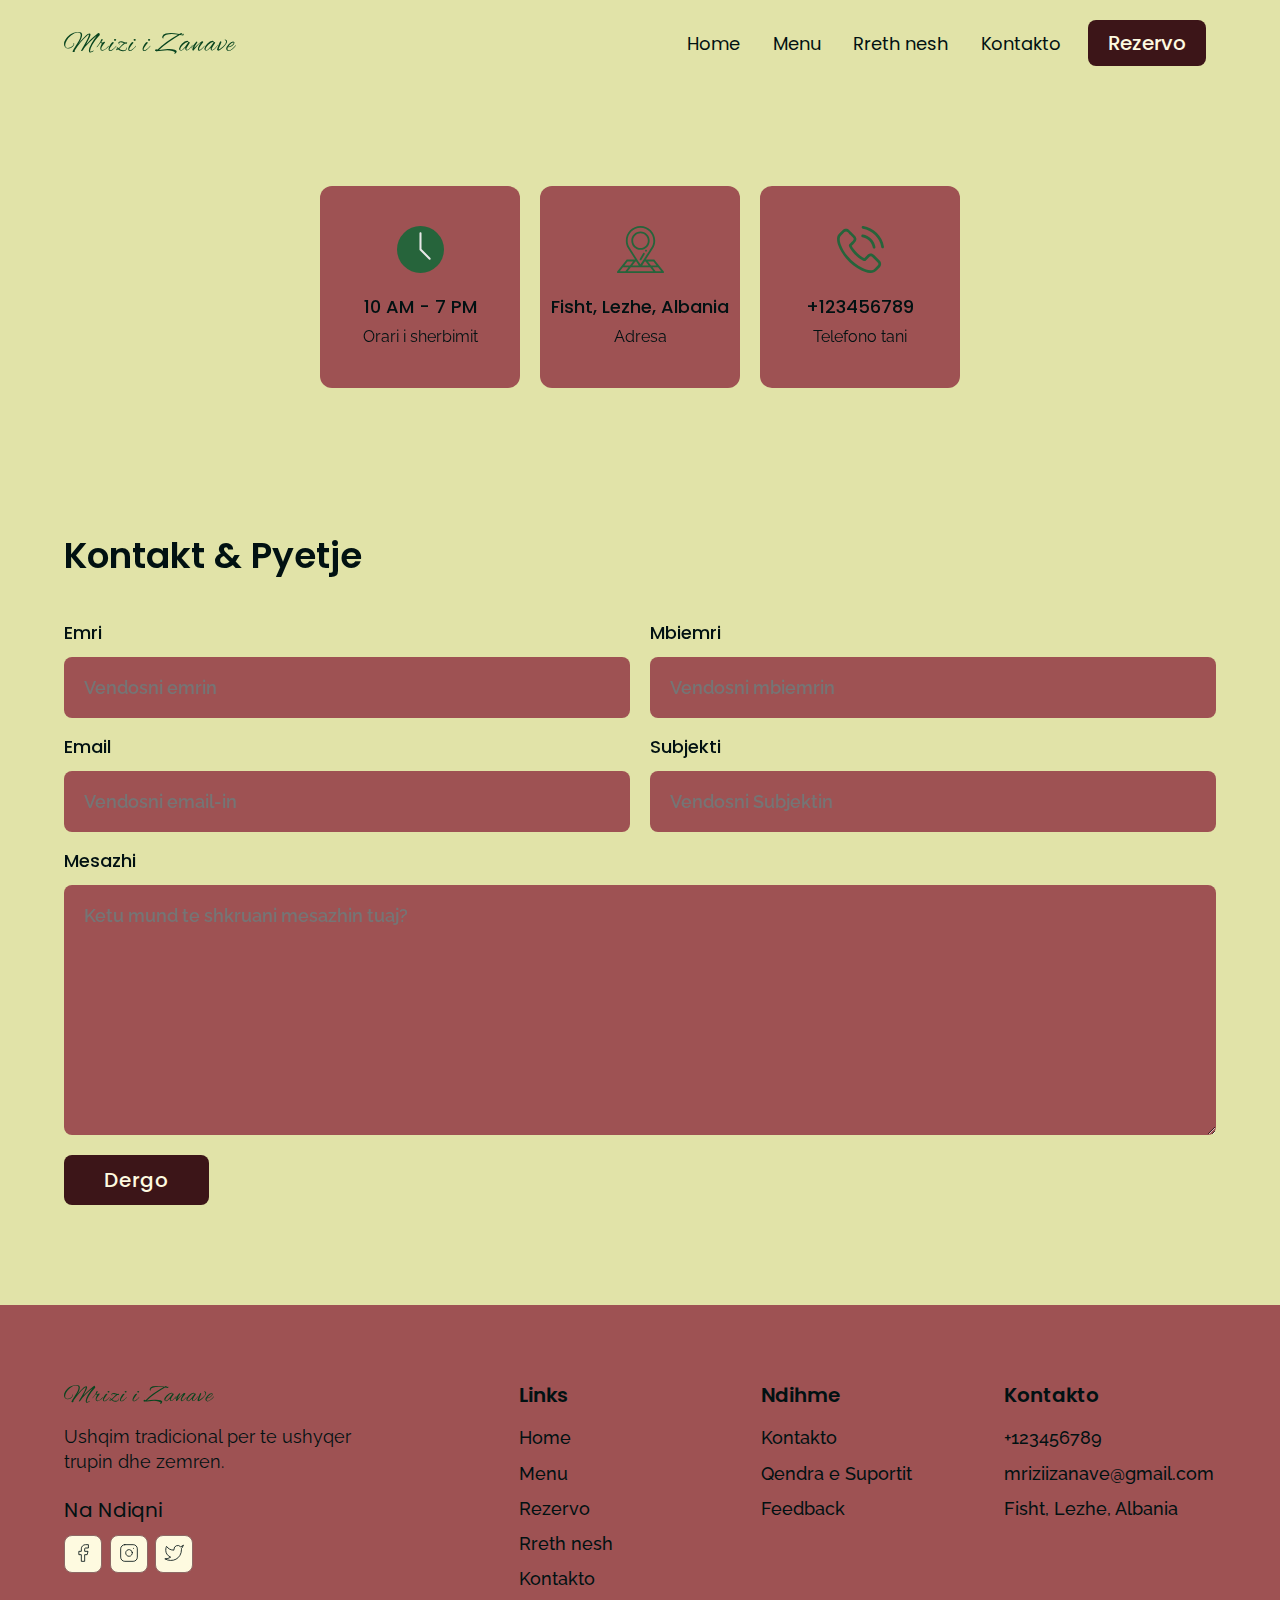
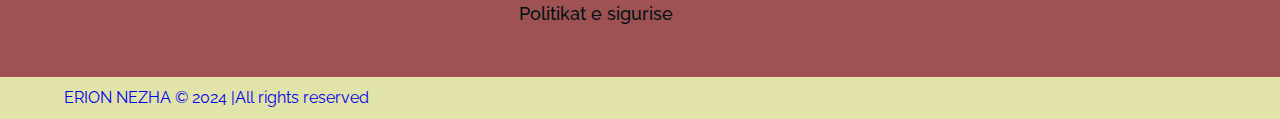
<file: html/kontakto.html>
<!DOCTYPE html>
<html lang="en">

<head>
  <meta charset="UTF-8">
  <meta http-equiv="X-UA-Compatible" content="IE=edge">
  <meta name="viewport" content="width=device-width, initial-scale=1.0">
  <link rel="shortcut icon" href="../images/favicon.ico" type="image/x-icon">
  <title>Kontakto | Mrizi i Zanave</title>
  <link rel="stylesheet" href="../css/reset.css">
  <link rel="stylesheet" href="../css/globalStyles.css">
  <link rel="stylesheet" href="../css/components.css">
  <!-- aos library css  -->
  <link rel="stylesheet" href="https://unpkg.com/aos@next/dist/aos.css" />

</head>

<body>
  <!-- navigimi -->
  <div class="nav">
    <div class="container">
      <div class="nav__wrapper">
        <a href="./index.html" class="logo">
          <img src="../images/logo.svg" alt="Mrizi i Zanave">
        </a>
        <nav>
          <div class="nav__icon">
            <svg xmlns="http://www.w3.org/2000/svg" width="24" height="24" viewBox="0 0 24 24" fill="none"
              stroke="currentColor" stroke-width="2" stroke-linecap="round" stroke-linejoin="round"
              class="feather feather-menu">
              <line x1="3" y1="12" x2="21" y2="12" />
              <line x1="3" y1="6" x2="21" y2="6" />
              <line x1="3" y1="18" x2="21" y2="18" />
            </svg>
          </div>
          <div class="nav__bgOverlay"></div>
          <ol class="nav__list">
            <div class="nav__close">
              <svg xmlns="http://www.w3.org/2000/svg" width="24" height="24" viewBox="0 0 24 24" fill="none"
                stroke="currentColor" stroke-width="2" stroke-linecap="round" stroke-linejoin="round"
                class="feather feather-x">
                <line x1="18" y1="6" x2="6" y2="18" />
                <line x1="6" y1="6" x2="18" y2="18" />
              </svg>
            </div>
            <div class="nav__list__wrapper">

              <li><a class="nav__link" href="./index.html">Home</a></li>
              <li><a class="nav__link" href="./menu.html">Menu</a></li>
              <li><a class="nav__link" href="./rrethnesh.html">Rreth nesh</a></li>
              <li><a class="nav__link" href="./Kontakto.html">Kontakto</a></li>
              <li><a href="./rezervo.html" class="btn primary-btn">Rezervo</a></li>
            </div>
          </ol>
        </nav>
      </div>
    </div>
  </div>
  <!-- fundi i navigimit -->
  <!-- info rreth restornatit -->
  <section id="informacion" data-aos="fade-up">
    <div class="container">
      <div class="informacion__wrapper">
        <div class="informacion__item">
          <div class="informacion__icon">
            <img src="../images/wall-clock-icon.svg" alt="clock icon">
          </div>
          <h3 class="informacion__title">
            10 AM - 7 PM
          </h3>
          <p class="informacion__text">
            Orari i sherbimit
          </p>
        </div>
        <div class="informacion__item">
          <div class="informacion__icon">
            <img src="../images/address-icon.svg" alt="clock icon">
          </div>
          <h3 class="informacion__title">
            Fisht, Lezhe, Albania
          </h3>
          <p class="informacion__text">
            Adresa
          </p>
        </div>
        <div class="informacion__item">
          <div class="informacion__icon">
            <img src="../images/phone-icon.svg" alt="clock icon">
          </div>
          <h3 class="informacion__title">
            +123456789
          </h3>
          <p class="informacion__text">
            Telefono tani
          </p>
        </div>
      </div>
    </div>
  </section>
  <!-- fundi i info per restorantin -->
  <!-- formular kontakti -->
  <section id="form" data-aos="fade-down">
    <div class="container">
      <h3 class="form__title">
        Kontakt & Pyetje
      </h3>
      <div class="form__wrapper">
        <form name="contact" method="POST" netlify>
          <div class="form__group">
            <label for="firstName">Emri</label>
            <input type="text" id="firstName" name="First Name" required placeholder="Vendosni emrin">
          </div>
          <div class="form__group">
            <label for="lastName">Mbiemri</label>
            <input type="text" id="lastName" name="Last Name" required  placeholder="Vendosni mbiemrin">
          </div>
          <div class="form__group">
            <label for="email">Email</label>
            <input type="email" id="email" name="Email" required placeholder="Vendosni email-in">
          </div>
          <div class="form__group">
            <label for="subject">Subjekti</label>
            <input type="text" id="subject" name="Subject" required placeholder="Vendosni Subjektin" >
          </div>
          <div class="form__group form__group__full">
            <label for="message">Mesazhi</label>
            <textarea name="Message" id="message" cols="30" rows="10" required placeholder="Ketu mund te shkruani mesazhin tuaj?"></textarea>
          </div>
          <button type="submit" class="btn primary-btn">Dergo</button>
        </form>
      </div>
    </div>
  </section>
  <!-- fundi it formualrit te kontaktit-->
  <!-- Footer -->
  <footer>
    <div class="container">
      <div class="footer__wrapper">
        <div class="footer__col1">
          <div class="footer__logo">
            <img src="../images/logo.svg" alt="Mrizi i Zanave">
          </div>
          <p class="footer__desc">
            Ushqim tradicional per te ushyqer trupin dhe zemren.
          </p>
          <div class="footer__socials">
            <h4 class="footer__socials__title">Na Ndiqni</h4>
            <ol class="footer__socials__list">
              <li>
                <a href="#">
                  <svg xmlns="http://www.w3.org/2000/svg" width="24" height="24" viewBox="0 0 24 24" fill="none"
                    stroke="currentColor" stroke-width="1" stroke-linecap="round" stroke-linejoin="round"
                    class="feather feather-facebook">
                    <path d="M18 2h-3a5 5 0 0 0-5 5v3H7v4h3v8h4v-8h3l1-4h-4V7a1 1 0 0 1 1-1h3z" />
                  </svg>
                </a>
              </li>
              <li>
                <a href="#">
                  <svg xmlns="http://www.w3.org/2000/svg" width="24" height="24" viewBox="0 0 24 24" fill="none"
                    stroke="currentColor" stroke-width="1" stroke-linecap="round" stroke-linejoin="round"
                    class="feather feather-instagram">
                    <rect x="2" y="2" width="20" height="20" rx="5" ry="5" />
                    <path d="M16 11.37A4 4 0 1 1 12.63 8 4 4 0 0 1 16 11.37z" />
                    <line x1="17.5" y1="6.5" x2="17.51" y2="6.5" />
                  </svg>
                </a>
              </li>
              <li>
                <a href="#">
                  <svg xmlns="http://www.w3.org/2000/svg" width="24" height="24" viewBox="0 0 24 24" fill="none"
                    stroke="currentColor" stroke-width="1" stroke-linecap="round" stroke-linejoin="round"
                    class="feather feather-twitter">
                    <path
                      d="M23 3a10.9 10.9 0 0 1-3.14 1.53 4.48 4.48 0 0 0-7.86 3v1A10.66 10.66 0 0 1 3 4s-4 9 5 13a11.64 11.64 0 0 1-7 2c9 5 20 0 20-11.5a4.5 4.5 0 0 0-.08-.83A7.72 7.72 0 0 0 23 3z" />
                  </svg>
                </a>
              </li>
            </ol>
          </div>
        </div>
        <div class="footer__col2">
          <h3 class="footer__text__title">
            Links
          </h3>
          <ol class="footer__text">
            <li>
              <a href="/index.html">Home</a>
            </li>
            <li>
              <a href="./menu.html">Menu</a>
            </li>
            <li>
              <a href="./rezervo.html">Rezervo</a>
            </li>
            <li>
              <a href="./rrethnesh.html">Rreth nesh</a>
            </li>
            <li>
              <a href="./kontakto.html">Kontakto</a>
            </li>
            <li>
              <a href="#">Politikat e sigurise</a>
            </li>
          </ol>
        </div>
        <div class="footer__col3">
          <h3 class="footer__text__title">
            Ndihme
          </h3>
          <ol class="footer__text">
            <li>
              <a href="#">Kontakto</a>
            </li>
            <li>
              <a href="#">Qendra e Suportit</a>
            </li>
            <li>
              <a href="#">Feedback</a>
            </li>
          </ol>
        </div>
        <div class="footer__col4">
          <h3 class="footer__text__title">
            Kontakto
          </h3>
          <ol class="footer__text">
            <li>
              <a href="#">+123456789</a>
            </li>
            <li>
              <a href="#">mriziizanave@gmail.com</a>
            </li>
            <li>
              <a href="#">Fisht, Lezhe, Albania</a>
            </li>
          </ol>
        </div>
      </div>
    </div>
  </footer>
  <div id="copyright">
    <div class="container">
      <p class="copyright__text">
        
        <a href="https://erionnezha.netlify.app">ERION NEZHA &copy; 2024 |All rights reserved</a>
       
      </p>
    </div>
  </div>
  <!-- End Footer -->


  <!-- aos script -->
  <script src="https://unpkg.com/aos@next/dist/aos.js"></script>
  <!-- custom script -->
  <script src="../js/main.js"></script>
</body>

</html>
</file>
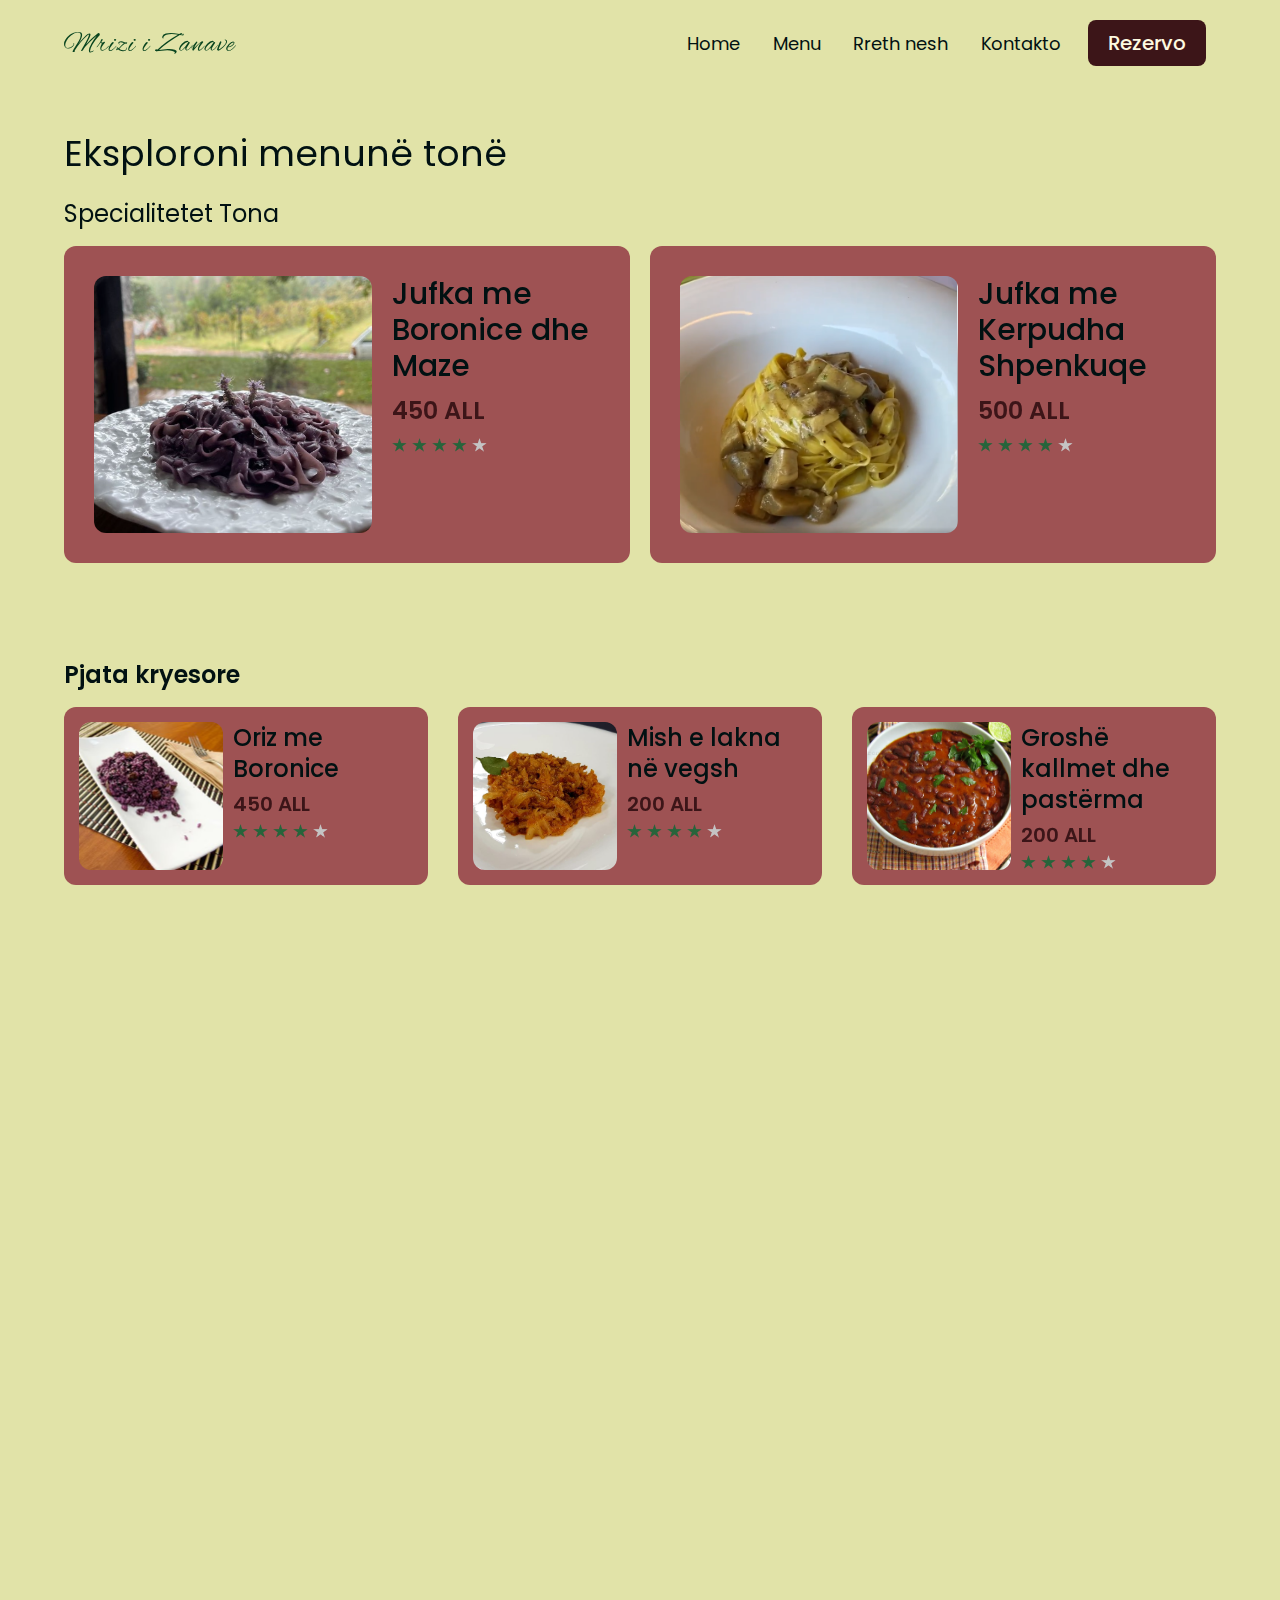
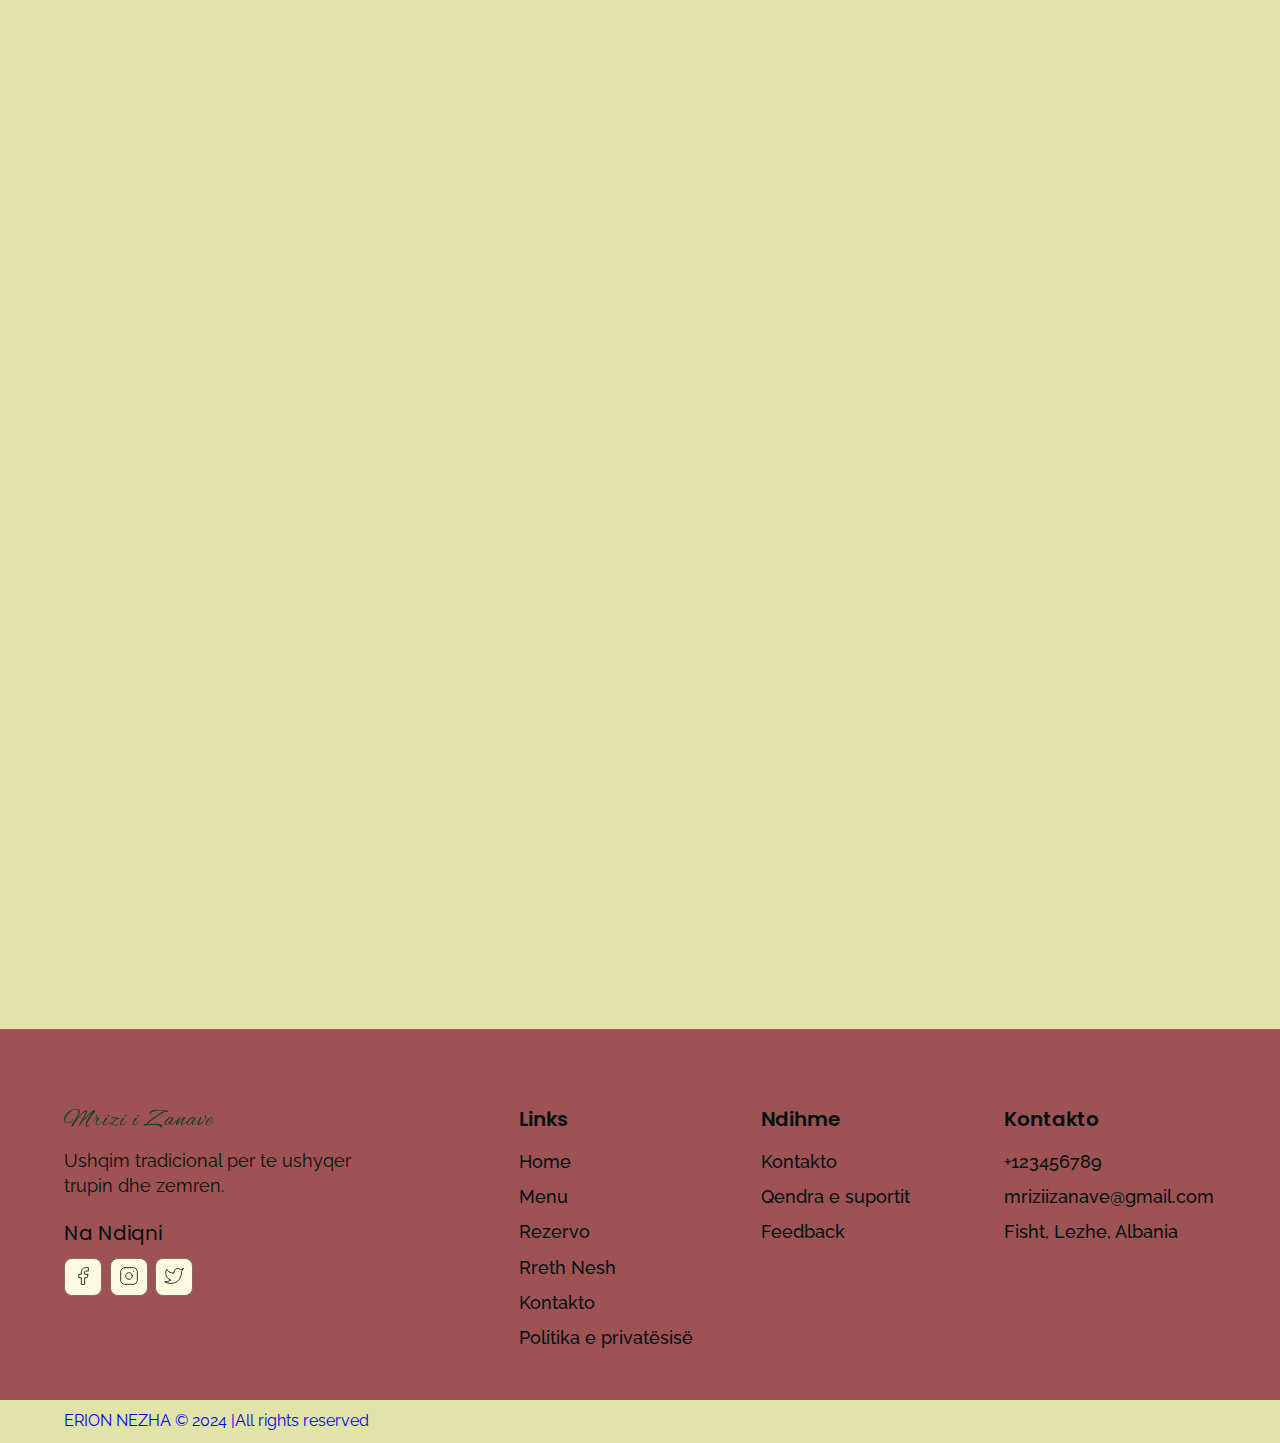
<file: html/menu.html>
<!DOCTYPE html>
<html lang="en">

<head>
  <meta charset="UTF-8">
  <meta http-equiv="X-UA-Compatible" content="IE=edge">
  <meta name="viewport" content="width=device-width, initial-scale=1.0">
  <link rel="shortcut icon" href="../images/favicon.ico" type="image/x-icon">
  <title>Menu | Mrizi i Zanave</title>
  <link rel="stylesheet" href="../css/reset.css">
  <link rel="stylesheet" href="../css/globalStyles.css">
  <link rel="stylesheet" href="../css/components.css">
  <!-- aos library css  -->
  <link rel="stylesheet" href="https://unpkg.com/aos@next/dist/aos.css" />
  <!-- menu css -->
  <link rel="stylesheet" href="../css/menu.css">
</head>

<body>

  <!-- navigimi  -->
  <div class="nav">
    <div class="container">
      <div class="nav__wrapper">
        <a href="./index.html" class="logo">
          <img src="../images/logo.svg" alt="Mrizi i Zanave">
        </a>
        <nav>
          <div class="nav__icon">
            <svg xmlns="http://www.w3.org/2000/svg" width="24" height="24" viewBox="0 0 24 24" fill="none"
              stroke="currentColor" stroke-width="2" stroke-linecap="round" stroke-linejoin="round"
              class="feather feather-menu">
              <line x1="3" y1="12" x2="21" y2="12" />
              <line x1="3" y1="6" x2="21" y2="6" />
              <line x1="3" y1="18" x2="21" y2="18" />
            </svg>
          </div>
          <div class="nav__bgOverlay"></div>
          <ol class="nav__list">
            <div class="nav__close">
              <svg xmlns="http://www.w3.org/2000/svg" width="24" height="24" viewBox="0 0 24 24" fill="none"
                stroke="currentColor" stroke-width="2" stroke-linecap="round" stroke-linejoin="round"
                class="feather feather-x">
                <line x1="18" y1="6" x2="6" y2="18" />
                <line x1="6" y1="6" x2="18" y2="18" />
              </svg>
            </div>
            <div class="nav__list__wrapper">

              <li><a class="nav__link" href="./index.html">Home</a></li>
              <li><a class="nav__link" href="./menu.html">Menu</a></li>
              <li><a class="nav__link" href="./rrethnesh.html">Rreth nesh</a></li>
              <li><a class="nav__link" href="./kontakto.html">Kontakto</a></li>
              <li><a href="./rezervo.html" class="btn primary-btn">Rezervo</a></li>
            </div>
          </ol>
        </nav>
      </div>
    </div>
  </div>
  <!-- fundi i navigimit -->
  <!-- titulli i faqes -->
  <section id="page__title" data-aos="fade-up">
    <div class="container">
      <h2 class="page__title__text">
        Eksploroni menunë tonë
      </h2>
    </div>
  </section>
  <!-- specialitete -->
  <section id="ourSpecials" data-aos="fade-up">
    <div class="container">
      <h3 class="ourSpecials__title">Specialitetet Tona</h3>
      <div class="ourSpecials__wrapper">
        <div class="ourSpecials__item">
          <div class="ourSpecials__item__img">
            <img src="../images/food-11.png" alt="food img">
          </div>
          <div class="ourSpecials__item__info">
            <h3 class="ourSpecials__item__title">
              Jufka me Boronice dhe Maze 
            </h3>
            <h4 class="ourSpecials__item__price">450 ALL</h4>
            <div class="ourSpecials__item__stars">
              <img src="../images/3star.png" alt="3 stars">
            </div>
          </div>
        </div>
        <div class="ourSpecials__item">
          <div class="ourSpecials__item__img">
            <img src="../images/food-22.png" alt="food img">
          </div>
          <div class="ourSpecials__item__info">
            <h3 class="ourSpecials__item__title">
              Jufka me Kerpudha Shpenkuqe
            </h3>
            <h4 class="ourSpecials__item__price">500 ALL</h4>
            <div class="ourSpecials__item__stars">
              <img src="../images/3star.png" alt="3 stars">
            </div>
          </div>
        </div>
      </div>
    </div>
  </section>
  <!-- fundi i specialiteteve -->
  <!-- Pjata kryesore -->
  <section id="dishGrid" data-aos="fade-down">
    <div class="container">
      <h2 class="dishGrid__title">
        Pjata kryesore
      </h2>
      <div class="dishGrid__wrapper">
        <div class="dishGrid__item">
          <div class="dishGrid__item__img">
            <img src="../images/food-33.png" alt="food img">
          </div>
          <div class="dishGrid__item__info">
            <h3 class="dishGrid__item__title">
              Oriz me Boronice
            </h3>
            <h3 class="dishGrid__item__price">450 ALL</h3>
            <div class="dishGrid__item__stars">
              <img src="../images/3star.png" alt="3 star">
            </div>
          </div>
        </div>
        <div class="dishGrid__item">
          <div class="dishGrid__item__img">
            <img src="../images/food-44.png" alt="food img">
          </div>
          <div class="dishGrid__item__info">
            <h3 class="dishGrid__item__title">
              Mish e lakna në vegsh
            </h3>
            <h3 class="dishGrid__item__price">200 ALL</h3>
            <div class="dishGrid__item__stars">
              <img src="../images/3star.png" alt="3 star">
            </div>
          </div>
        </div>
        <div class="dishGrid__item">
          <div class="dishGrid__item__img">
            <img src="../images/food-55.png" alt="food img">
          </div>
          <div class="dishGrid__item__info">
            <h3 class="dishGrid__item__title">
              Groshë kallmet dhe pastërma
            </h3>
            <h3 class="dishGrid__item__price">200 ALL</h3>
            <div class="dishGrid__item__stars">
              <img src="../images/3star.png" alt="3 star">
            </div>
          </div>
        </div>
      </div>
    </div>
  </section>
  <!-- Fundi i pjates kryesore -->
  <!-- mengjesi -->
  <section id="dishGrid" data-aos="fade-up">
    <div class="container">
      <h2 class="dishGrid__title">
        Mengjes
      </h2>
      <div class="dishGrid__wrapper">
        <div class="dishGrid__item">
          <div class="dishGrid__item__img">
            <img src="../images/food-66.png" alt="food img">
          </div>
          <div class="dishGrid__item__info">
            <h3 class="dishGrid__item__title">
              Embelsire me recel dhe fruta te fresketa
            </h3>
            <h3 class="dishGrid__item__price">300 ALL</h3>
            <div class="dishGrid__item__stars">
              <img src="../images/3star.png" alt="3 star">
            </div>
          </div>
        </div>
        <div class="dishGrid__item">
          <div class="dishGrid__item__img">
            <img src="../images/food-77.png" alt="food img">
          </div>
          <div class="dishGrid__item__info">
            <h3 class="dishGrid__item__title">
              Bakllava
            </h3>
            <h3 class="dishGrid__item__price">250 ALL</h3>
            <div class="dishGrid__item__stars">
              <img src="../images/3star.png" alt="3 star">
            </div>
          </div>
        </div>
        <div class="dishGrid__item">
          <div class="dishGrid__item__img">
            <img src="../images/food-88.png" alt="food img">
          </div>
          <div class="dishGrid__item__info">
            <h3 class="dishGrid__item__title">
              Molle te Karamelizuara
            </h3>
            <h3 class="dishGrid__item__price">200 ALL</h3>
            <div class="dishGrid__item__stars">
              <img src="../images/3star.png" alt="3 star">
            </div>
          </div>
        </div>
        <div class="dishGrid__item">
          <div class="dishGrid__item__img">
            <img src="../images/food-99.png" alt="food img">
          </div>
          <div class="dishGrid__item__info">
            <h3 class="dishGrid__item__title">
              Domate te Thara dhe Djathe Fshati
            </h3>
            <h3 class="dishGrid__item__price">300 ALL</h3>
            <div class="dishGrid__item__stars">
              <img src="../images/3star.png" alt="3 star">
            </div>
          </div>
        </div>
        <div class="dishGrid__item">
          <div class="dishGrid__item__img">
            <img src="../images/food-10.png" alt="food img">
          </div>
          <div class="dishGrid__item__info">
            <h3 class="dishGrid__item__title">
              Gliko Fiku dhe Ftoi
            </h3>
            <h3 class="dishGrid__item__price">200 ALL</h3>
            <div class="dishGrid__item__stars">
              <img src="../images/3star.png" alt="3 star">
            </div>
          </div>
        </div>
      </div>
    </div>
  </section>
  <!-- fundi i menuse se mengjesit -->
  <!-- menuja e drekes -->
  <section id="dishGrid" data-aos="fade-up">
    <div class="container">
      <h2 class="dishGrid__title">
        Dreka
      </h2>
      <div class="dishGrid__wrapper">
        <div class="dishGrid__item">
          <div class="dishGrid__item__img">
            <img src="../images/food-12.png" alt="food img">
          </div>
          <div class="dishGrid__item__info">
            <h3 class="dishGrid__item__title">
              Shishqebabë deleje
            </h3>
            <h3 class="dishGrid__item__price">1000 ALL</h3>
            <div class="dishGrid__item__stars">
              <img src="../images/3star.png" alt="3 star">
            </div>
          </div>
        </div>
        <div class="dishGrid__item">
          <div class="dishGrid__item__img">
            <img src="../images/food-13.png" alt="food img">
          </div>
          <div class="dishGrid__item__info">
            <h3 class="dishGrid__item__title">
              Keci në furrë me trumzë
            </h3>
            <h3 class="dishGrid__item__price">1200 ALL</h3>
            <div class="dishGrid__item__stars">
              <img src="../images/3star.png" alt="3 star">
            </div>
          </div>
        </div>
        <div class="dishGrid__item">
          <div class="dishGrid__item__img">
            <img src="../images/food-14.png" alt="food img">
          </div>
          <div class="dishGrid__item__info">
            <h3 class="dishGrid__item__title">
              Pula me orizin tonë
            <h3 class="dishGrid__item__price">1000 ALL</h3>
            <div class="dishGrid__item__stars">
              <img src="../images/3star.png" alt="3 star">
            </div>
          </div>
        </div>
        <div class="dishGrid__item">
          <div class="dishGrid__item__img">
            <img src="../images/food-15.png" alt="food img">
          </div>
          <div class="dishGrid__item__info">
            <h3 class="dishGrid__item__title">
              Pulëhine me krem gështenje
            </h3>
            <h3 class="dishGrid__item__price">1000 ALL</h3>
            <div class="dishGrid__item__stars">
              <img src="../images/3star.png" alt="3 star">
            </div>
          </div>
        </div>
        <div class="dishGrid__item">
          <div class="dishGrid__item__img">
            <img src="../images/food-16.png" alt="food img">
          </div>
          <div class="dishGrid__item__info">
            <h3 class="dishGrid__item__title">
              Byfteku me viç tamlit dhe kosi i terun
            </h3>
            <h3 class="dishGrid__item__price">600 ALL</h3>
            <div class="dishGrid__item__stars">
              <img src="../images/3star.png" alt="3 star">
            </div>
          </div>
        </div>
      </div>
    </div>
  </section>
  <!-- fundi i drekes -->
  <!-- darke -->
  <section id="dishGrid" data-aos="fade-up">
    <div class="container">
      <h2 class="dishGrid__title">
        Darke
      </h2>
      <div class="dishGrid__wrapper">
        <div class="dishGrid__item">
          <div class="dishGrid__item__img">
            <img src="../images/food-17.png" alt="food img">
          </div>
          <div class="dishGrid__item__info">
            <h3 class="dishGrid__item__title">
              Perimet e stinës të zieme
            </h3>
            <h3 class="dishGrid__item__price">300 ALL</h3>
            <div class="dishGrid__item__stars">
              <img src="../images/3star.png" alt="3 star">
            </div>
          </div>
        </div>
        <div class="dishGrid__item">
          <div class="dishGrid__item__img">
            <img src="../images/food-18.png" alt="food img">
          </div>
          <div class="dishGrid__item__info">
            <h3 class="dishGrid__item__title">
              Krane me mish derri
            </h3>
            <h3 class="dishGrid__item__price">600 ALL</h3>
            <div class="dishGrid__item__stars">
              <img src="../images/3star.png" alt="3 star">
            </div>
          </div>
        </div>
        <div class="dishGrid__item">
          <div class="dishGrid__item__img">
            <img src="../images/food-19.png" alt="food img">
          </div>
          <div class="dishGrid__item__info">
            <h3 class="dishGrid__item__title">
              Salsiçja e freskët me mish derri dhe salce hudhre
            </h3>
            <h3 class="dishGrid__item__price">600 ALL</h3>
            <div class="dishGrid__item__stars">
              <img src="../images/3star.png" alt="3 star">
            </div>
          </div>
        </div>
        <div class="dishGrid__item">
          <div class="dishGrid__item__img">
            <img src="../images/food-20.png" alt="food img">
          </div>
          <div class="dishGrid__item__info">
            <h3 class="dishGrid__item__title">
              Sallata e fshatit
            </h3>
            <h3 class="dishGrid__item__price">300 ALL/h3>
            <div class="dishGrid__item__stars">
              <img src="../images/3star.png" alt="3 star">
            </div>
          </div>
        </div>
        <div class="dishGrid__item">
          <div class="dishGrid__item__img">
            <img src="../images/food-21.png" alt="food img">
          </div>
          <div class="dishGrid__item__info">
            <h3 class="dishGrid__item__title">
              Tarator
            </h3>
            <h3 class="dishGrid__item__price">300 ALL</h3>
            <div class="dishGrid__item__stars">
              <img src="../images/3star.png" alt="3 star">
            </div>
          </div>
        </div>
      </div>
    </div>
  </section>
  <!-- fundi i menuse se darkes -->
  <!-- Footer -->
  <footer>
    <div class="container">
      <div class="footer__wrapper">
        <div class="footer__col1">
          <div class="footer__logo">
            <img src="../images/logo.svg" alt="Mrizi i Zanave">
          </div>
          <p class="footer__desc">
            Ushqim tradicional per te ushyqer trupin dhe zemren.
          </p>
          <div class="footer__socials">
            <h4 class="footer__socials__title">Na Ndiqni</h4>
            <ol class="footer__socials__list">
              <li>
                <a href="#">
                  <svg xmlns="http://www.w3.org/2000/svg" width="24" height="24" viewBox="0 0 24 24" fill="none"
                    stroke="currentColor" stroke-width="1" stroke-linecap="round" stroke-linejoin="round"
                    class="feather feather-facebook">
                    <path d="M18 2h-3a5 5 0 0 0-5 5v3H7v4h3v8h4v-8h3l1-4h-4V7a1 1 0 0 1 1-1h3z" />
                  </svg>
                </a>
              </li>
              <li>
                <a href="#">
                  <svg xmlns="http://www.w3.org/2000/svg" width="24" height="24" viewBox="0 0 24 24" fill="none"
                    stroke="currentColor" stroke-width="1" stroke-linecap="round" stroke-linejoin="round"
                    class="feather feather-instagram">
                    <rect x="2" y="2" width="20" height="20" rx="5" ry="5" />
                    <path d="M16 11.37A4 4 0 1 1 12.63 8 4 4 0 0 1 16 11.37z" />
                    <line x1="17.5" y1="6.5" x2="17.51" y2="6.5" />
                  </svg>
                </a>
              </li>
              <li>
                <a href="#">
                  <svg xmlns="http://www.w3.org/2000/svg" width="24" height="24" viewBox="0 0 24 24" fill="none"
                    stroke="currentColor" stroke-width="1" stroke-linecap="round" stroke-linejoin="round"
                    class="feather feather-twitter">
                    <path
                      d="M23 3a10.9 10.9 0 0 1-3.14 1.53 4.48 4.48 0 0 0-7.86 3v1A10.66 10.66 0 0 1 3 4s-4 9 5 13a11.64 11.64 0 0 1-7 2c9 5 20 0 20-11.5a4.5 4.5 0 0 0-.08-.83A7.72 7.72 0 0 0 23 3z" />
                  </svg>
                </a>
              </li>
            </ol>
          </div>
        </div>
        <div class="footer__col2">
          <h3 class="footer__text__title">
            Links
          </h3>
          <ol class="footer__text">
            <li>
              <a href="/index.html">Home</a>
            </li>
            <li>
              <a href="./menu.html">Menu</a>
            </li>
            <li>
              <a href="./rezervo.html">Rezervo</a>
            </li>
            <li>
              <a href="./rrethnesh.html">Rreth Nesh</a>
            </li>
            <li>
              <a href="./kontakto.html">Kontakto</a>
            </li>
            <li>
              <a href="#">Politika e privatësisë</a>
            </li>
          </ol>
        </div>
        <div class="footer__col3">
          <h3 class="footer__text__title">
            Ndihme
          </h3>
          <ol class="footer__text">
            <li>
              <a href="#">Kontakto</a>
            </li>
            <li>
              <a href="#">Qendra e suportit</a>
            </li>
            <li>
              <a href="#">Feedback</a>
            </li>
          </ol>
        </div>
        <div class="footer__col4">
          <h3 class="footer__text__title">
            Kontakto
          </h3>
          <ol class="footer__text">
            <li>
              <a href="#">+123456789</a>
            </li>
            <li>
              <a href="#">mriziizanave@gmail.com</a>
            </li>
            <li>
              <a href="#">Fisht, Lezhe, Albania</a>
            </li>
          </ol>
        </div>
      </div>
    </div>
  </footer>
  <div id="copyright">
    <div class="container">
      <p class="copyright__text">
        <a href="https://erionnezha.netlify.app">ERION NEZHA &copy; 2024 |All rights reserved</a>
      </p>
    </div>
  </div>
  <!-- End Footer -->
  <!-- aos script -->
  <script src="https://unpkg.com/aos@next/dist/aos.js"></script>
  <!-- custom script -->
  <script src="../js/main.js"></script>
</body>

</html>
</file>
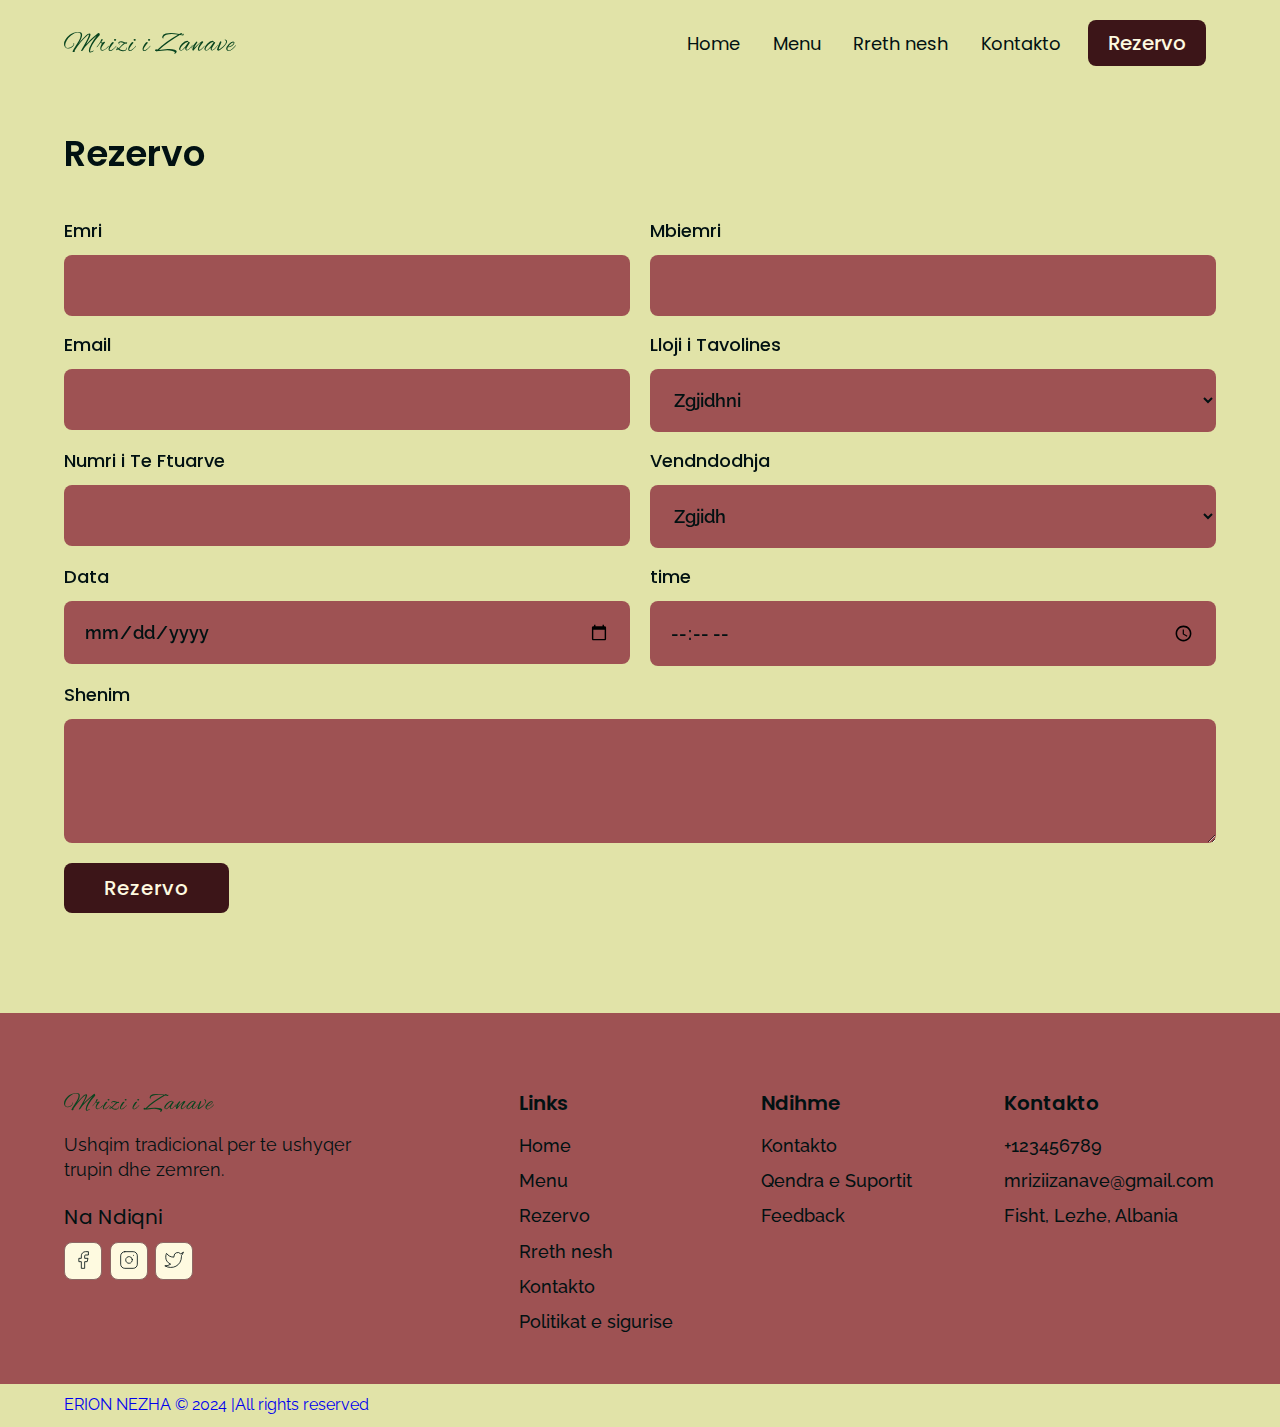
<file: html/rezervo.html>
<!DOCTYPE html>
<html lang="en">

<head>
  <meta charset="UTF-8">
  <meta http-equiv="X-UA-Compatible" content="IE=edge">
  <meta name="viewport" content="width=device-width, initial-scale=1.0">
  <link rel="shortcut icon" href="../images/favicon.ico" type="image/x-icon">
  <title>Rezervo | Mrizi i Zanave</title>
  <link rel="stylesheet" href="../css/reset.css">
  <link rel="stylesheet" href="../css/globalStyles.css">
  <link rel="stylesheet" href="../css/components.css">
  <!-- aos library css  -->
  <link rel="stylesheet" href="https://unpkg.com/aos@next/dist/aos.css" />
</head>

<body>
  <!-- navigimi -->
  <div class="nav">
    <div class="container">
      <div class="nav__wrapper">
        <a href="./index.html" class="logo">
          <img src="../images/logo.svg" alt="Mrizi i Zanave">
        </a>
        <nav>
          <div class="nav__icon">
            <svg xmlns="http://www.w3.org/2000/svg" width="24" height="24" viewBox="0 0 24 24" fill="none"
              stroke="currentColor" stroke-width="2" stroke-linecap="round" stroke-linejoin="round"
              class="feather feather-menu">
              <line x1="3" y1="12" x2="21" y2="12" />
              <line x1="3" y1="6" x2="21" y2="6" />
              <line x1="3" y1="18" x2="21" y2="18" />
            </svg>
          </div>
          <div class="nav__bgOverlay"></div>
          <ol class="nav__list">
            <div class="nav__close">
              <svg xmlns="http://www.w3.org/2000/svg" width="24" height="24" viewBox="0 0 24 24" fill="none"
                stroke="currentColor" stroke-width="2" stroke-linecap="round" stroke-linejoin="round"
                class="feather feather-x">
                <line x1="18" y1="6" x2="6" y2="18" />
                <line x1="6" y1="6" x2="18" y2="18" />
              </svg>
            </div>
            <div class="nav__list__wrapper">

              <li><a class="nav__link" href="./index.html">Home</a></li>
              <li><a class="nav__link" href="./menu.html">Menu</a></li>
              <li><a class="nav__link" href="./rrethnesh.html">Rreth nesh</a></li>
              <li><a class="nav__link" href="./kontakto.html">Kontakto</a></li>
              <li><a href="./rezervo.html" class="btn primary-btn">Rezervo</a></li>
            </div>
          </ol>
        </nav>
      </div>
    </div>
  </div>
  <!-- fundi i navigmit -->
  <!-- rezervimi -->
  <section id="form" data-aos="fade-up">
    <div class="container">
      <h3 class="form__title">Rezervo</h3>
      <div class="form__wrapper">
        <form name="booking" method="POST" netlify>
          <div class="form__group">
            <label for="firstName">Emri</label>
            <input type="text" id="firstName" name="First Name" required>
          </div>
          <div class="form__group">
            <label for="lastName">Mbiemri</label>
            <input type="text" id="lastName" name="Last Name" required>
          </div>
          <div class="form__group">
            <label for="email">Email</label>
            <input type="email" id="email" name="Email" required>
          </div>
          <div class="form__group">
            <label for="tableType">Lloji i Tavolines</label>
            <select name="Table Type" id="tableType" required>
              <option selected disabled>Zgjidhni</option>
              <option value="small">E Vogel (2 persona)</option>
              <option value="medium">E Vogel (4 persona)</option>
              <option value="large">E Madhe(6 persona)</option>
            </select>
          </div>
          <div class="form__group">
            <label for="guestNumber">Numri i Te Ftuarve</label>
            <input type="number" id="guestNumber" name="Guest Number" min="1" max="10" required>
          </div>
          <div class="form__group">
            <label for="placement">Vendndodhja</label>
            <select name="Placement" id="placement">
              <option selected disabled>Zgjidh</option>
              <option value="outdoor">Jashte</option>
              <option value="indoor">Brenda</option>
              <option value="rooftop">Tarrace</option>
            </select>
          </div>
          <div class="form__group">
            <label for="date">Data</label>
            <input type="date" id="date" name="Date" required>
          </div>
          <div class="form__group">
            <label for="time">time</label>
            <input type="time" id="time" name="Time" required>
          </div>
          <div class="form__group form__group__full">
            <label for="note">Shenim</label>
            <textarea name="Note" id="note" rows="4"></textarea>
          </div>
          <button type="submit" class="btn primary-btn">Rezervo</button>
        </form>
      </div>
    </div>
  </section>
  <!-- fundi i rezervimit -->
  <!-- Footer -->
  <footer>
    <div class="container">
      <div class="footer__wrapper">
        <div class="footer__col1">
          <div class="footer__logo">
            <img src="../images/logo.svg" alt="Mrizi i Zanave">
          </div>
          <p class="footer__desc">
            Ushqim tradicional per te ushyqer trupin dhe zemren.
          </p>
          <div class="footer__socials">
            <h4 class="footer__socials__title">Na Ndiqni</h4>
            <ol class="footer__socials__list">
              <li>
                <a href="#">
                  <svg xmlns="http://www.w3.org/2000/svg" width="24" height="24" viewBox="0 0 24 24" fill="none"
                    stroke="currentColor" stroke-width="1" stroke-linecap="round" stroke-linejoin="round"
                    class="feather feather-facebook">
                    <path d="M18 2h-3a5 5 0 0 0-5 5v3H7v4h3v8h4v-8h3l1-4h-4V7a1 1 0 0 1 1-1h3z" />
                  </svg>
                </a>
              </li>
              <li>
                <a href="#">
                  <svg xmlns="http://www.w3.org/2000/svg" width="24" height="24" viewBox="0 0 24 24" fill="none"
                    stroke="currentColor" stroke-width="1" stroke-linecap="round" stroke-linejoin="round"
                    class="feather feather-instagram">
                    <rect x="2" y="2" width="20" height="20" rx="5" ry="5" />
                    <path d="M16 11.37A4 4 0 1 1 12.63 8 4 4 0 0 1 16 11.37z" />
                    <line x1="17.5" y1="6.5" x2="17.51" y2="6.5" />
                  </svg>
                </a>
              </li>
              <li>
                <a href="#">
                  <svg xmlns="http://www.w3.org/2000/svg" width="24" height="24" viewBox="0 0 24 24" fill="none"
                    stroke="currentColor" stroke-width="1" stroke-linecap="round" stroke-linejoin="round"
                    class="feather feather-twitter">
                    <path
                      d="M23 3a10.9 10.9 0 0 1-3.14 1.53 4.48 4.48 0 0 0-7.86 3v1A10.66 10.66 0 0 1 3 4s-4 9 5 13a11.64 11.64 0 0 1-7 2c9 5 20 0 20-11.5a4.5 4.5 0 0 0-.08-.83A7.72 7.72 0 0 0 23 3z" />
                  </svg>
                </a>
              </li>
            </ol>
          </div>
        </div>
        <div class="footer__col2">
          <h3 class="footer__text__title">
            Links
          </h3>
          <ol class="footer__text">
            <li>
              <a href="/index.html">Home</a>
            </li>
            <li>
              <a href="./menu.html">Menu</a>
            </li>
            <li>
              <a href="./rezervo.html">Rezervo</a>
            </li>
            <li>
              <a href="./rrethnesh.html">Rreth nesh</a>
            </li>
            <li>
              <a href="./kontakto.html">Kontakto</a>
            </li>
            <li>
              <a href="#">Politikat e sigurise</a>
            </li>
          </ol>
        </div>
        <div class="footer__col3">
          <h3 class="footer__text__title">
            Ndihme
          </h3>
          <ol class="footer__text">
            <li>
              <a href="#">Kontakto</a>
            </li>
            <li>
              <a href="#">Qendra e Suportit</a>
            </li>
            <li>
              <a href="#">Feedback</a>
            </li>
          </ol>
        </div>
        <div class="footer__col4">
          <h3 class="footer__text__title">
            Kontakto
          </h3>
          <ol class="footer__text">
            <li>
              <a href="#">+123456789</a>
            </li>
            <li>
              <a href="#">mriziizanave@gmail.com</a>
            </li>
            <li>
              <a href="#">Fisht, Lezhe, Albania</a>
            </li>
          </ol>
        </div>
      </div>
    </div>
  </footer>
  <div id="copyright">
    <div class="container">
      <p class="copyright__text">
        <a href="https://erionnezha.netlify.app">ERION NEZHA &copy; 2024 |All rights reserved</a>
      </p>
    </div>
  </div>
  <!-- End Footer -->

  <!-- aos scripts -->
  <script src="https://unpkg.com/aos@next/dist/aos.js"></script>
  <!-- custom scripts -->
  <script src="../js/main.js"></script>
</body>

</html>
</file>
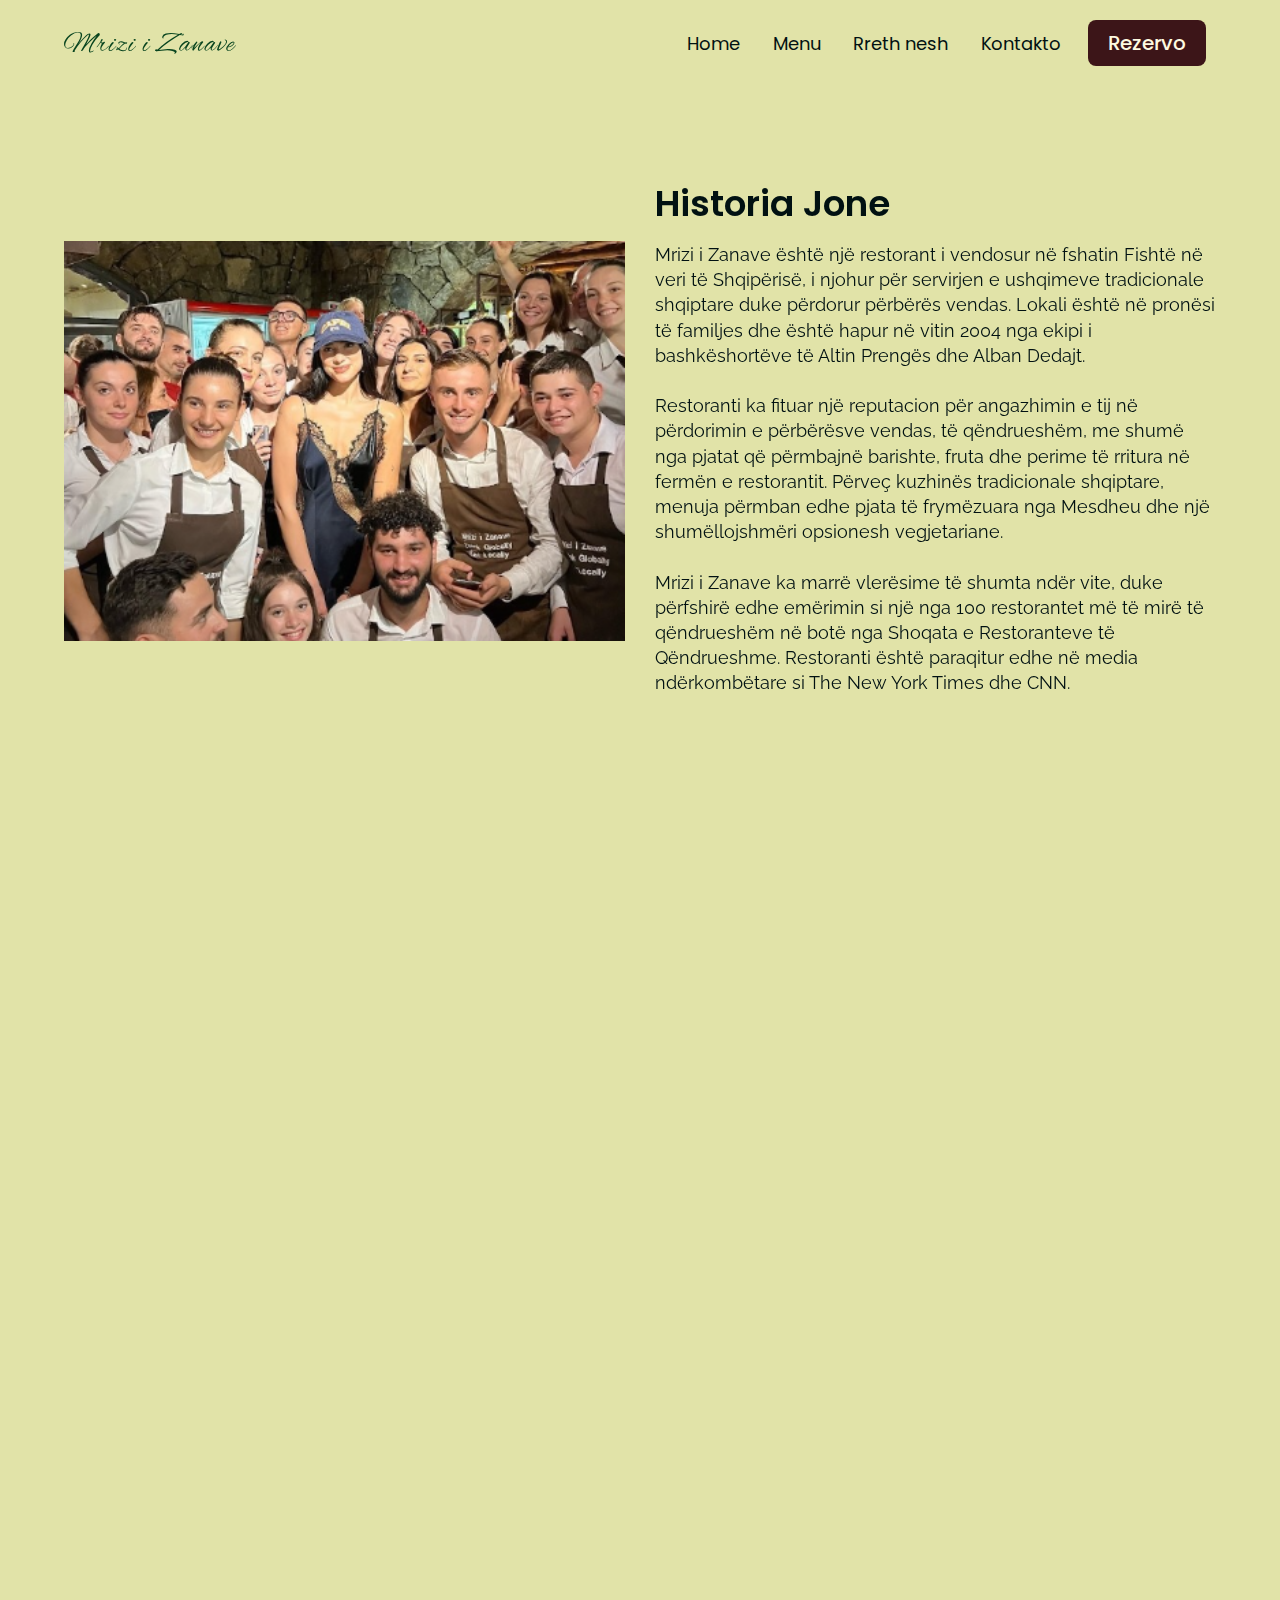
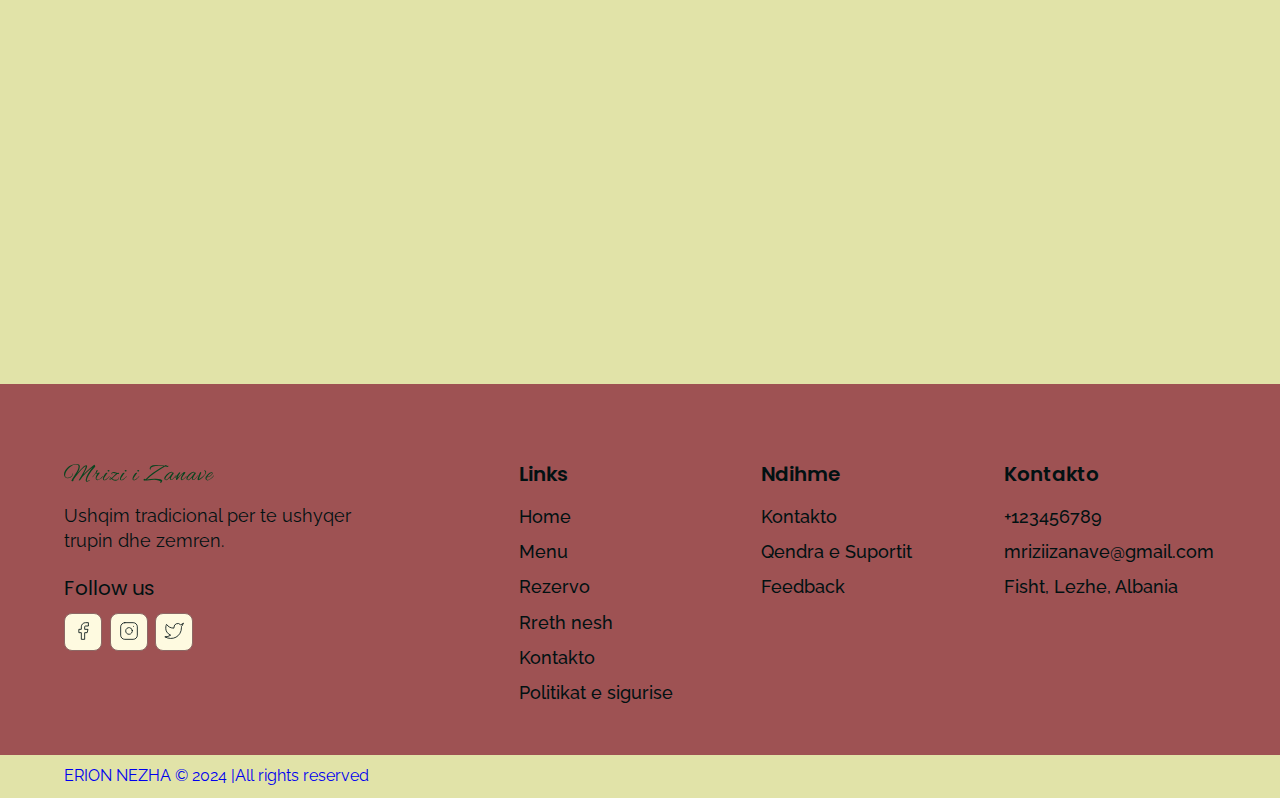
<file: html/rrethnesh.html>
<!DOCTYPE html>
<html lang="en">

<head>
  <meta charset="UTF-8">
  <meta http-equiv="X-UA-Compatible" content="IE=edge">
  <meta name="viewport" content="width=device-width, initial-scale=1.0">
  <link rel="shortcut icon" href="../images/favicon.ico" type="image/x-icon">
  <title>Rreth Nesh | Mrizi i Zanave</title>
  <link rel="stylesheet" href="../css/reset.css">
  <link rel="stylesheet" href="../css/globalStyles.css">
  <link rel="stylesheet" href="../css/components.css">
  <!-- aos library css  -->
  <link rel="stylesheet" href="https://unpkg.com/aos@next/dist/aos.css" />
  <link rel="stylesheet" href="../css/rrethnesh.css">
</head>

<body>
  <!-- navigimi -->
  <div class="nav">
    <div class="container">
      <div class="nav__wrapper">
        <a href="./index.html" class="logo">
          <img src="../images/logo.svg" alt="Mrizi i Zanave">
        </a>
        <nav>
          <div class="nav__icon">
            <svg xmlns="http://www.w3.org/2000/svg" width="24" height="24" viewBox="0 0 24 24" fill="none"
              stroke="currentColor" stroke-width="2" stroke-linecap="round" stroke-linejoin="round"
              class="feather feather-menu">
              <line x1="3" y1="12" x2="21" y2="12" />
              <line x1="3" y1="6" x2="21" y2="6" />
              <line x1="3" y1="18" x2="21" y2="18" />
            </svg>
          </div>
          <div class="nav__bgOverlay"></div>
          <ol class="nav__list">
            <div class="nav__close">
              <svg xmlns="http://www.w3.org/2000/svg" width="24" height="24" viewBox="0 0 24 24" fill="none"
                stroke="currentColor" stroke-width="2" stroke-linecap="round" stroke-linejoin="round"
                class="feather feather-x">
                <line x1="18" y1="6" x2="6" y2="18" />
                <line x1="6" y1="6" x2="18" y2="18" />
              </svg>
            </div>
            <div class="nav__list__wrapper">

              <li><a class="nav__link" href="./index.html">Home</a></li>
              <li><a class="nav__link" href="./menu.html">Menu</a></li>
              <li><a class="nav__link" href="./rrethnesh.html">Rreth nesh</a></li>
              <li><a class="nav__link" href="./kontakto.html">Kontakto</a></li>
              <li><a href="./rezervo.html" class="btn primary-btn">Rezervo</a></li>
            </div>
          </ol>
        </nav>
      </div>
    </div>
  </div>
  <!-- fundi i navigimit -->
  <!-- histori -->
  <section id="ourStory" data-aos="fade-up">
    <div class="container">
      <div class="ourStory__wrapper">

        <div class="ourStory__img">
          <img src="../images/ourStoryImg.png" alt="Mrizi i Zanave">
        </div>
        <div class="ourStory__info">
          <h3 class="ourStory__title">

            Historia Jone

          </h3>
          <p class="ourStory__subtitle">
         
          </p>
          <p class="ourStory__text">
           Mrizi i Zanave është një restorant i vendosur në fshatin Fishtë në veri të Shqipërisë, i njohur për servirjen e ushqimeve tradicionale shqiptare duke përdorur përbërës vendas. Lokali është në pronësi të familjes dhe është hapur në vitin 2004 nga ekipi i bashkëshortëve të Altin Prengës dhe Alban Dedajt.
            <br><br>
            Restoranti ka fituar një reputacion për angazhimin e tij në përdorimin e përbërësve vendas, të qëndrueshëm, me shumë nga pjatat që përmbajnë barishte, fruta dhe perime të rritura në fermën e restorantit. Përveç kuzhinës tradicionale shqiptare, menuja përmban edhe pjata të frymëzuara nga Mesdheu dhe një shumëllojshmëri opsionesh vegjetariane.
            <br><br>
            Mrizi i Zanave ka marrë vlerësime të shumta ndër vite, duke përfshirë edhe emërimin si një nga 100 restorantet më të mirë të qëndrueshëm në botë nga Shoqata e Restoranteve të Qëndrueshme. Restoranti është paraqitur edhe në media ndërkombëtare si The New York Times dhe CNN.
          </p>
        </div>
      </div>
    </div>
  </section>
  <!-- fundi i historise -->
  <!-- qellimet tona -->
  <section id="ourGoals" data-aos="fade-down">
    <div class="container">
      <div class="ourGoals__info">
        <h3 class="ourGoals__title">
          Qëllimi ynë
        </h3>
        <p class="ourGoals__text">
          Qëllimi i restorantit është të promovojë dhe ruajë kuzhinën tradicionale shqiptare, duke mbështetur gjithashtu bujqësinë vendase dhe praktikat e qëndrueshme.
          Duke përdorur përbërës me burime vendase dhe duke ekspozuar pjatat tradicionale shqiptare, restoranti jo vetëm që ofron një përvojë unike ngrënieje për klientët e tij, por gjithashtu ndihmon në mbështetjen e fermerëve vendas dhe ruajtjen e trashëgimisë kulinare të Shqipërisë
          <br><br>
          Për më tepër, duke i dhënë përparësi praktikave të qëndrueshme, si përdorimi i energjisë së rinovueshme dhe minimizimi i mbetjeve ushqimore, restoranti ndërmerr gjithashtu hapa për të reduktuar ndikimin e tij mjedisor dhe për të promovuar jetesën e qëndrueshme.
        </p>
      </div>
      <div class="ourGoals__imgs__wrapper" data-aos="fade-up">
        <div class="ourGoals__img1">
          <img src="../images/ourGoals_img1.png" alt="kitchen img">
        </div>
        <div class="ourGoals__img2">
          <img src="../images/ourGoals_img2.png" alt="kitchen img">
        </div>
        <div class="ourGoals__img3">
          <img src="../images/ourGoals_img3.png" alt="kitchen img">
        </div>
      </div>
    </div>
  </section>
  <!-- fundi i qellimeve -->
  <!-- Footer -->
  <footer>
    <div class="container">
      <div class="footer__wrapper">
        <div class="footer__col1">
          <div class="footer__logo">
            <img src="../images/logo.svg" alt="Mrizi i Zanave">
          </div>
          <p class="footer__desc">
            Ushqim tradicional per te ushyqer trupin dhe zemren.
          </p>
          <div class="footer__socials">
            <h4 class="footer__socials__title">Follow us</h4>
            <ol class="footer__socials__list">
              <li>
                <a href="#">
                  <svg xmlns="http://www.w3.org/2000/svg" width="24" height="24" viewBox="0 0 24 24" fill="none"
                    stroke="currentColor" stroke-width="1" stroke-linecap="round" stroke-linejoin="round"
                    class="feather feather-facebook">
                    <path d="M18 2h-3a5 5 0 0 0-5 5v3H7v4h3v8h4v-8h3l1-4h-4V7a1 1 0 0 1 1-1h3z" />
                  </svg>
                </a>
              </li>
              <li>
                <a href="#">
                  <svg xmlns="http://www.w3.org/2000/svg" width="24" height="24" viewBox="0 0 24 24" fill="none"
                    stroke="currentColor" stroke-width="1" stroke-linecap="round" stroke-linejoin="round"
                    class="feather feather-instagram">
                    <rect x="2" y="2" width="20" height="20" rx="5" ry="5" />
                    <path d="M16 11.37A4 4 0 1 1 12.63 8 4 4 0 0 1 16 11.37z" />
                    <line x1="17.5" y1="6.5" x2="17.51" y2="6.5" />
                  </svg>
                </a>
              </li>
              <li>
                <a href="#">
                  <svg xmlns="http://www.w3.org/2000/svg" width="24" height="24" viewBox="0 0 24 24" fill="none"
                    stroke="currentColor" stroke-width="1" stroke-linecap="round" stroke-linejoin="round"
                    class="feather feather-twitter">
                    <path
                      d="M23 3a10.9 10.9 0 0 1-3.14 1.53 4.48 4.48 0 0 0-7.86 3v1A10.66 10.66 0 0 1 3 4s-4 9 5 13a11.64 11.64 0 0 1-7 2c9 5 20 0 20-11.5a4.5 4.5 0 0 0-.08-.83A7.72 7.72 0 0 0 23 3z" />
                  </svg>
                </a>
              </li>
            </ol>
          </div>
        </div>
        <div class="footer__col2">
          <h3 class="footer__text__title">
            Links
          </h3>
          <ol class="footer__text">
            <li>
              <a href="/index.html">Home</a>
            </li>
            <li>
              <a href="./menu.html">Menu</a>
            </li>
            <li>
              <a href="./rezervo.html">Rezervo</a>
            </li>
            <li>
              <a href="./rrethnesh.html">Rreth nesh</a>
            </li>
            <li>
              <a href="./kontakto.html">Kontakto</a>
            </li>
            <li>
              <a href="#">Politikat e sigurise</a>
            </li>
          </ol>
        </div>
        <div class="footer__col3">
          <h3 class="footer__text__title">
            Ndihme
          </h3>
          <ol class="footer__text">
            <li>
              <a href="#">Kontakto</a>
            </li>
            <li>
              <a href="#">Qendra e Suportit</a>
            </li>
            <li>
              <a href="#">Feedback</a>
            </li>
          </ol>
        </div>
        <div class="footer__col4">
          <h3 class="footer__text__title">
            Kontakto
          </h3>
          <ol class="footer__text">
            <li>
              <a href="#">+123456789</a>
            </li>
            <li>
              <a href="#">mriziizanave@gmail.com</a>
            </li>
            <li>
              <a href="#">Fisht, Lezhe, Albania</a>
            </li>
          </ol>
        </div>
      </div>
    </div>
  </footer>
  <div id="copyright">
    <div class="container">
      <p class="copyright__text">
        <a href="https://erionnezha.netlify.app">ERION NEZHA &copy; 2024 |All rights reserved</a>
      </p>
    </div>
  </div>
  <!-- Fundi i  Footer -->

  <!-- scriptet aos -->
  <script src="https://unpkg.com/aos@next/dist/aos.js"></script>
  <!-- scriptet js -->
  <script src="../js/main.js"></script>
</body>

</html>
</file>
<file: css/globalStyles.css>
@import url('https://fonts.googleapis.com/css2?family=Poppins:wght@500;600&family=Raleway:wght@400;500;600&display=swap');
html {
	font-size: 10px;
	overflow-x: hidden;
}
body {
	background: var(--yellow-1);
	overflow-x: hidden;
	visibility: hidden;
}
section {
	padding: 100px 0;
}
@media only screen and (max-width: 767px) {
	section {
		padding: 50px 0;
	}
}
.container {
	max-width: 1200px;
	width: 90%;
	margin: 0 auto;
}
:root {
	--red-1: #3c1518; /* ngjyra e butonave */
	--red-2: #8c6865; /* lajme */
	--red-3: #9e5253; /* ngjyra e text box */
	--yellow-1: #e1e3a8; /* sfondi */
	--black-1: #011112; /* ngjyra e shkrimit te madh */
	--black-2: #011112; /* ngjyra e shkrimit te vogel */
	--black-3: #011112;
	--white-1: #fefae0; /* ngjyra e shkrimit ne butona */
}
img {
	width: 100%;
	height: 100%;
	object-fit: contain;
}
h1,
h2,
h3,
h4 {
	font-family: Poppins;
}
p {
	font-family: Raleway;
	font-weight: 400;
	line-height: 1.4em;
	font-size: 1.8rem;
}
a {
	display: inline-block;
	text-decoration: none;
}
</file>
<file: css/components.css>
/* navigimi */
.nav {
	padding: 2rem 0;
}
.nav__icon,
.nav__close,
.nav__bgOverlay {
	display: none;
}
.nav__wrapper {
	display: flex;
	justify-content: space-between;
}
.nav__list li {
	display: inline-block;
	margin: 0 1rem;
}
.nav__list .nav__link {
	font-size: 1.8rem;
	font-family: Poppins;
	color: var(--black-2);
	padding: 0.5rem;
}
.nav__list li:hover .nav__link {
	color: var(--red-1);
}
@media only screen and (max-width: 768px) {
	.nav {
		position: relative;
		/* overflow-x: scroll; */
	}
	.nav__icon {
		display: block;
	}
	.nav__icon svg,
	.nav__close svg {
		pointer-events: none;
		height: 30px;
		width: 30px;
	}
	.nav__close {
		display: block;
		position: absolute;
		color: var(--black-1);
		right: 1rem;
		top: 1rem;
		cursor: pointer;
	}
	.nav__list {
		z-index: 1000;
		position: absolute;
		left: 100%;
		top: 0;
		height: 100vh;
		width: 80%;
		background: var(--red-3);
		display: flex;
		align-items: center;
		justify-content: flex-end;
		padding-right: 2rem;
		transform: translate(0%);
		overflow: hidden;
		transition: 0.3s ease-in transform;
	}
	.nav__list.show {
		transform: translate(-100%);
	}
	.nav__list li {
		display: block;
		text-align: right;
		margin-bottom: 2rem;
	}
	.nav__list a {
		font-size: 1.6rem;
	}
	.nav__bgOverlay {
		position: absolute;
		left: 0;
		top: 0;
		z-index: 1000;
		height: 100vh;
		width: 100%;
		background: rgba(18, 24, 14, 0.808);
		display: none;
	}
	.nav__bgOverlay.active {
		display: block;
	}
}
/* fundi navigimit */
/* butonat */
.btn {
	color: var(--red-1);
	font-family: Poppins;
	font-weight: 500;
	border-radius: 8px;
	font-size: 1.4rem;
	padding: 1.2rem 2rem;
}
.primary-btn {
	color: var(--white-1);
	background: var(--red-1);
}
@media only screen and (min-width: 700px) {
	.btn {
		padding: 1.3rem 2rem;
		font-size: 2rem;
	}
}
/* fundi i butonave */

/* info mbi restorantin */
.informacion__wrapper {
	display: flex;
	justify-content: center;
	flex-wrap: wrap;
	gap: 1rem;
}
.informacion__item {
	background-color: var(--red-3);
	padding: 20px 30px;
	text-align: center;
	text-align: center;
	border-radius: 12px;
	width: 150px;
}
.informacion__icon {
	width: 30px;
	margin: 0 auto;
	margin-bottom: 1.5rem;
}
.informacion__title {
	font-size: 1.4rem;
	font-family: Poppins;
	font-weight: 500;
	margin-bottom: 0.5rem;
	color: var(--black-1);
}
.informacion__text {
	font-size: 1.4rem;
	font-family: Raleway;
	color: var(--black-2);
}
@media only screen and (min-width: 768px) {
	.informacion__wrapper {
		gap: 2rem;
	}
	.informacion__item {
		min-width: 200px;
		padding: 40px 0;
	}
	.informacion__icon {
		width: 47px;
		margin-bottom: 2.5rem;
	}
	.informacion__title {
		font-size: 1.8rem;
		margin-bottom: 1rem;
	}
	.informacion__text {
		font-size: 1.6rem;
	}
}

/* pjatat */
.dishGrid__title {
	font-size: 1.8rem;
	margin-bottom: 2rem;
	font-weight: 600;
	color: var(--black-1);
}
.dishGrid__wrapper {
	display: grid;
	/* grid-template-columns: repeat(autofit, minmax(140px, 1fr)); */
	grid-template-columns: repeat(auto-fit, minmax(140px, 1fr));
	gap: 1rem;
}
.dishGrid__item {
	display: flex;
	flex-direction: column;
	background-color: var(--red-3);
	padding: 0.5rem;
	border-radius: 8px;
	gap: 0.5rem;
}
.dishGrid__item__img {
	flex: 4;
}
.dishGrid__item__info {
	flex: 5;
}
.dishGrid__item__img img {
	object-fit: cover;
	border-radius: 12px;
}
.dishGrid__item__title {
	font-size: 1.4rem;
	line-height: 1.3em;
	font-weight: 500;
	color: var(--black-1);
	margin-bottom: 0.5rem;
}
.dishGrid__item__price {
	font-size: 1.4rem;
	color: var(--red-1);
	font-weight: 600;
	margin-bottom: 0.5rem;
}
.dishGrid__item__stars {
	max-height: 15px;
	width: max-content;
}
@media only screen and (min-width: 768px) {
	.dishGrid__title {
		font-size: 2.4rem;
	}
	.dishGrid__wrapper {
		grid-template-columns: repeat(auto-fit, minmax(350px, 1fr));
		gap: 3rem;
	}
	.dishGrid__item {
		flex-direction: row;
		padding: 1.5rem;
		border-radius: 12px;
		gap: 1rem;
	}
	.dishGrid__item__title {
		font-size: 2.4rem;
		margin-bottom: 1rem;
	}
	.dishGrid__item__price {
		font-size: 2rem;
		margin-bottom: 1rem;
	}
}
/* pjatat  */

/* Footer  */
footer {
	background: var(--red-3);
	padding-top: 5rem;
	padding-bottom: 2rem;
}
.footer__wrapper {
	display: flex;
	flex-direction: column;
	gap: 3rem;
}
.footer__logo {
	width: 150px;
	margin-bottom: 2rem;
}
.footer__desc {
	font-size: 1.4rem;
	color: var(--black-2);
	margin-bottom: 2rem;
}
.footer__socials__title {
	font-size: 1.8rem;
	color: var(--black-1);
	margin-bottom: 1rem;
}
.footer__socials li {
	display: inline-block;
	margin-right: 0.5rem;
}
.footer__socials a {
	padding: 0.5rem 0.8rem;
	background-color: var(--white-1);
	border: 1px solid var(--red-2);
	border-radius: 8px;
}
.footer__socials svg {
	width: 20px;
	color: var(--black-2);
}
.footer__text__title {
	font-size: 1.8rem;
	margin-bottom: 1rem;
	color: var(--black-1);
	font-weight: 600;
}
.footer__text a {
	font-size: 1.4rem;
	margin-bottom: 0.5rem;
	color: var(--black-2);
	font-family: Raleway;
	font-weight: 500;
	line-height: 1.4em;
}
@media only screen and (min-width: 768px) {
	footer {
		padding-top: 8rem;
		padding-bottom: 4rem;
	}
	.footer__wrapper {
		flex-direction: row;
	}
	.footer__col1 {
		flex: 4;
	}
	.footer__col2,
	.footer__col3,
	.footer__col4 {
		flex: 2;
	}
	.footer__desc {
		max-width: 300px;
		font-size: 1.8rem;
		margin-bottom: 2.5rem;
	}
	.footer__socials__title {
		font-size: 2rem;
		margin-bottom: 1.5rem;
	}
	.footer__text__title {
		font-size: 2rem;
		margin-bottom: 2rem;
	}
	.footer__text a {
		font-size: 1.8rem;
		margin-bottom: 1rem;
	}
}
#copyright {
	padding: 1rem 0;
}
.copyright__text {
	font-size: 1.4rem;
	text-align: center;
}
@media only screen and (min-width: 768px) {
	.copyright__text {
		font-size: 1.6rem;
		text-align: left;
	}
}
/* fundi i footer */

/* Form  */
#form {
	padding: 5rem 0;
}
.form__title {
	font-size: 1.8rem;
	color: var(--black-1);
	font-weight: 600;
}
.form__wrapper {
	padding: 3rem 0;
}
.form__wrapper form {
	display: grid;
	grid-template-columns: 1fr;
	gap: 2rem;
}
.form__group label {
	font-size: 1.6rem;
	font-family: Poppins;
	color: var(--black-2);
	font-weight: 500;
}
.form__group input,
.form__group textarea,
.form__group select {
	width: 100%;
	border: none;
	background-color: var(--red-3);
	font-size: 1.4rem;
	font-family: Raleway;
	font-weight: 600;
	padding: 1.5rem;
	border-radius: 8px;
	margin-top: 0.5rem;
	color: var(--black-2);
}
.form__group textarea {
	resize: vertical;
}
.form__wrapper button[type='submit'] {
	width: max-content;
	border: none;
	padding: 1rem 4rem;
	font-weight: 500;
	letter-spacing: 0.1rem;
}
@media only screen and (min-width: 768px) {
	.form__title {
		font-size: 3.6rem;
	}
	.form__wrapper {
		padding: 5rem 0;
	}
	.form__wrapper form {
		grid-template-columns: 1fr 1fr;
	}
	.form__group__full {
		grid-column: 1/3;
	}
	.form__group label {
		font-size: 1.8rem;
	}
	.form__group input,
	.form__group textarea,
	.form__group select {
		font-size: 1.8rem;
		padding: 2rem;
		margin-top: 1.5rem;
	}
}
</file>
<file: css/menu.css>
/* titulli */
#page__title {
	padding-top: 3rem;
	padding-bottom: 2rem;
}
.page__title__text {
	font-size: 2.2rem;
	color: var(--black-1);
}
@media only screen and (min-width: 768px) {
	#page__title {
		padding-top: 5rem;
		padding-bottom: 3rem;
	}
	.page__title__text {
		font-size: 3.6rem;
	}
}
/* specialitete */
#ourSpecials {
	padding: 0;
}
.ourSpecials__title {
	font-size: 1.8rem;
	color: var(--black-1);
	margin-bottom: 2rem;
}
.ourSpecials__wrapper {
	display: flex;
	gap: 1.5rem;
	flex-direction: column;
	max-width: 400px;
}
.ourSpecials__item {
	flex: 1;
	display: flex;
	gap: 2rem;
	background-color: var(--red-3);
	padding: 1.5rem;
	border-radius: 12px;
}
.ourSpecials__item__img,
.ourSpecials__item__info {
	flex: 1;
}
.ourSpecials__item__img {
	border-radius: 12px;
	overflow: hidden;
}
.ourSpecials__item__img img {
	object-fit: cover;
}
.ourSpecials__item__title {
	font-size: 2.4rem;
	font-weight: 500;
	margin-bottom: 1rem;
	color: var(--black-1);
	line-height: 1.2em;
}
.ourSpecials__item__price {
	font-size: 1.8rem;
	color: var(--red-1);
	font-weight: 600;
	margin-bottom: 1rem;
}
.ourSpecials__item__stars {
	width: max-content;
}
@media only screen and (min-width: 768px) {
	.ourSpecials__title {
		font-size: 2.4rem;
	}
	.ourSpecials__wrapper {
		flex-direction: row;
		gap: 2rem;
		max-width: none;
	}
	.ourSpecials__item {
		padding: 3rem;
		gap: 2rem;
	}
	.ourSpecials__item__title {
		font-size: 3rem;
		margin-bottom: 1.5rem;
	}
	.ourSpecials__item__price {
		font-size: 2.4rem;
		margin-bottom: 1.5rem;
	}
}
@media only screen and (min-width: 1100px) {
	.ourSpecials__item__img {
		flex: 4;
	}
	.ourSpecials__item__info {
		flex: 3;
	}
}

/*pjatat */
#dishGrid {
	padding-bottom: 0;
}
#dishGrid:last-of-type {
	padding-bottom: 10rem;
}
</file>
<file: css/rrethnesh.css>
/* historia jone */
.ourStory__wrapper {
	display: flex;
	flex-direction: column;
	gap: 2rem;
}
.ourStory__title,
.ourGoals__title {
	font-size: 6rem;
	font-weight: 600;
	color: var(--black-1);
	margin-bottom: 1rem;
}
.ourStory__subtitle {
	font-size: 1.4rem;
	font-weight: 600;
	color: var(--black-1);
	margin-bottom: 2rem;
}
.ourStory__text,
.ourGoals__text {
	font-size: 1.4rem;
	line-height: 1.4em;
	color: var(--black-2);
}
@media only screen and (min-width: 768px) {
	.ourStory__wrapper {
		flex-direction: row;
		gap: 3rem;
	}
	.ourStory__img,
	.ourStory__info {
		flex: 1;
	}
	.ourStory__title,
	.ourGoals__title {
		font-size: 3.6rem;
	}
	.ourStory__subtitle {
		font-size: 1.8rem;
	}
	.ourStory__text,
	.ourGoals__text {
		font-size: 1.8rem;
		max-width: 800px;
	}
}

/* qellimi yne */

.ourGoals__info {
	text-align: left;
	margin-bottom: 5rem;
}
.ourGoals__imgs__wrapper img {
	object-fit: cover;
}
.ourGoals__imgs__wrapper {
	max-width: 800px;
	margin: 0 auto;
	display: grid;
	grid-template-columns: 1fr 1fr;
	grid-template-rows: 1fr 1fr;
	grid-row: auto;
	gap: 1rem;
}
.ourGoals__img1 {
	grid-row: 1/3;
}
@media only screen and (min-width: 768px) {
	.ourGoals__info {
		text-align: center;
	}
	.ourGoals__imgs__wrapper {
		gap: 2rem;
	}
	.ourGoals__text {
		margin: 0 auto;
	}
}
</file>
